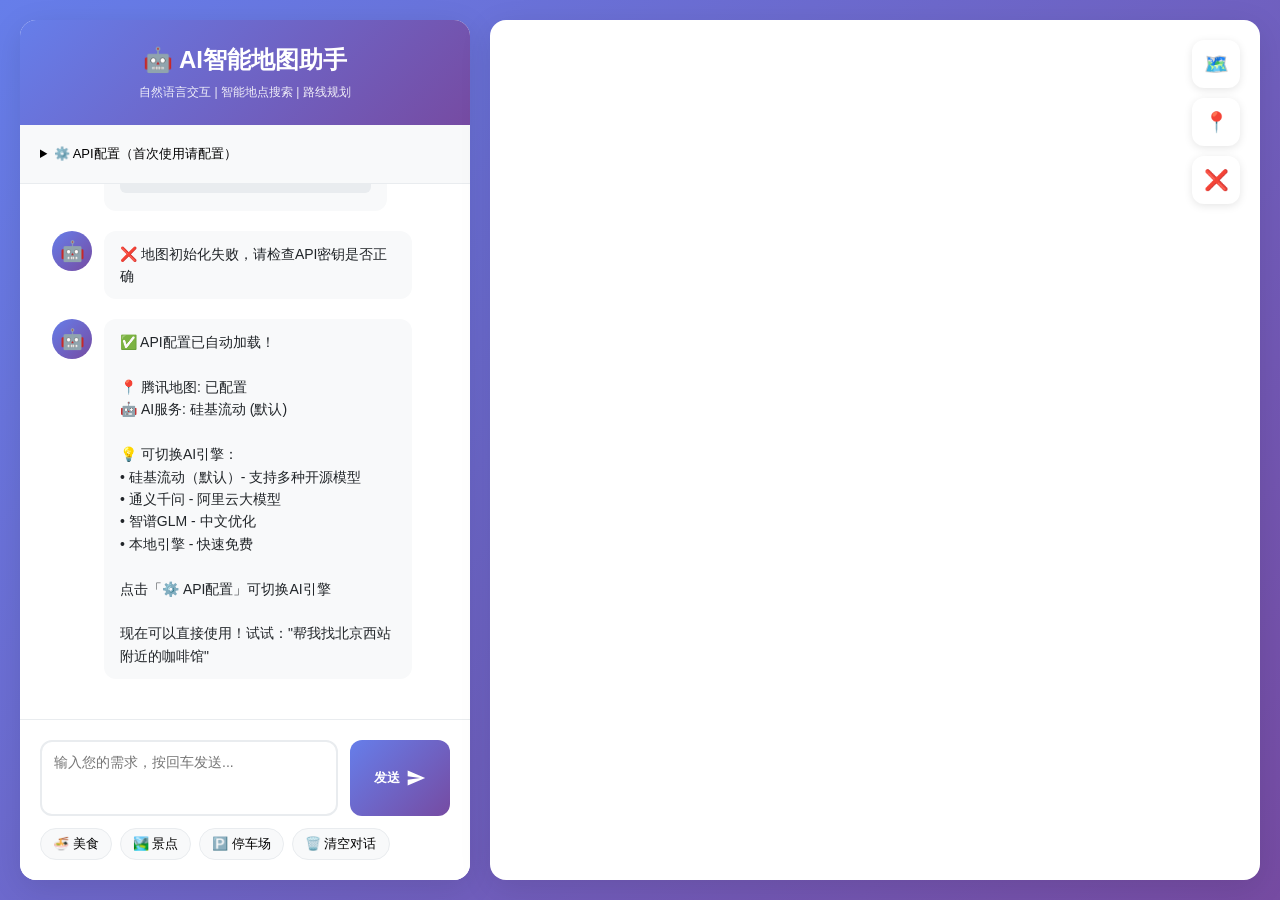
<file: index.html>
<!DOCTYPE html>
<html lang="zh-CN">
<head>
    <meta charset="UTF-8">
    <meta name="viewport" content="width=device-width, initial-scale=1.0">
    <title>AI智能地图助手 - 腾讯位置服务开发者征文大赛</title>
    <link rel="stylesheet" href="css/style.css">
    <!-- 腾讯地图 JSAPI GL - 加载 service 和 search 模块 -->
    <script src="https://map.qq.com/api/gljs?v=1.exp&key=TXABZ-FY2LJ-3QMFX-XGB5X-6Y4LV-RSFE6&libraries=service,search"></script>
</head>
<body>
    <div class="app-container">
        <!-- 左侧：对话界面 -->
        <div class="chat-panel">
            <div class="chat-header">
                <h1>🤖 AI智能地图助手</h1>
                <p class="subtitle">自然语言交互 | 智能地点搜索 | 路线规划</p>
            </div>

            <div class="config-panel">
                <details>
                    <summary>⚙️ API配置（首次使用请配置）</summary>
                    <div class="config-form">
                        <div class="form-group">
                            <label>腾讯地图API Key:</label>
                            <input type="text" id="tencentMapKey" placeholder="请输入腾讯地图API密钥">
                            <button onclick="saveMapKey()">保存</button>
                        </div>
                        <div class="form-group">
                            <label>AI服务选择:</label>
                            <select id="aiProvider" onchange="updateAIConfig()">
                                <option value="local">本地规则引擎（免费）</option>
                                <option value="siliconflow">硅基流动 API</option>
                                <option value="qwen">通义千问 API</option>
                                <option value="zhipu">智谱 GLM API</option>
                                <option value="custom">自定义API</option>
                            </select>
                        </div>
                        <div id="aiConfigFields" style="display:none;">
                            <input type="text" id="aiApiKey" placeholder="AI API密钥">
                            <input type="text" id="aiApiUrl" placeholder="API地址（可选）">
                        </div>
                        <button onclick="saveAIConfig()">保存AI配置</button>
                    </div>
                </details>
            </div>

            <div class="chat-messages" id="chatMessages">
                <div class="message assistant">
                    <div class="message-avatar">🤖</div>
                    <div class="message-content">
                        <p>您好！我是AI智能地图助手，可以帮您：</p>
                        <ul>
                            <li>🔍 搜索附近的餐厅、景点、商店等</li>
                            <li>🗺️ 规划出行路线和导航</li>
                            <li>📍 查找特定地点的位置</li>
                            <li>💡 推荐最佳汇合点</li>
                        </ul>
                        <p>请用自然语言描述您的需求，例如：</p>
                        <p class="example">"帮我找北京西站附近的咖啡馆"</p>
                        <p class="example">"从天安门到故宫怎么走？"</p>
                        <p class="example">"推荐几个人少的公园"</p>
                    </div>
                </div>
            </div>

            <div class="chat-input-area">
                <div class="input-container">
                    <textarea id="userInput" placeholder="输入您的需求，按回车发送..." rows="3"></textarea>
                    <button onclick="sendMessage()" class="send-btn">
                        <span>发送</span>
                        <svg viewBox="0 0 24 24" width="20" height="20">
                            <path fill="currentColor" d="M2.01 21L23 12 2.01 3 2 10l15 2-15 2z"/>
                        </svg>
                    </button>
                </div>
                <div class="quick-actions">
                    <button onclick="quickSearch('附近的美食')">🍜 美食</button>
                    <button onclick="quickSearch('附近的景点')">🏞️ 景点</button>
                    <button onclick="quickSearch('附近的停车场')">🅿️ 停车场</button>
                    <button onclick="clearChat()">🗑️ 清空对话</button>
                </div>
            </div>
        </div>

        <!-- 右侧：地图展示 -->
        <div class="map-panel">
            <div id="mapContainer" class="map-container"></div>
            <div class="map-controls">
                <button onclick="toggleMapType()" class="control-btn" title="切换地图类型">
                    🗺️
                </button>
                <button onclick="getCurrentLocation()" class="control-btn" title="定位当前位置">
                    📍
                </button>
                <button onclick="clearMarkers()" class="control-btn" title="清除标记">
                    ❌
                </button>
            </div>
            <div id="routeInfo" class="route-info" style="display:none;">
                <h3>路线信息</h3>
                <div id="routeDetails"></div>
            </div>
        </div>
    </div>

    <!-- 加载提示 -->
    <div id="loadingOverlay" class="loading-overlay" style="display:none;">
        <div class="spinner"></div>
        <p>AI正在思考中...</p>
    </div>

    <!-- 脚本 -->
    <script src="js/map-service.js"></script>
    <script src="js/ai-service.js"></script>
    <script src="js/preset-config.js"></script>
    <script src="js/app.js"></script>
</body>
</html>
</file>
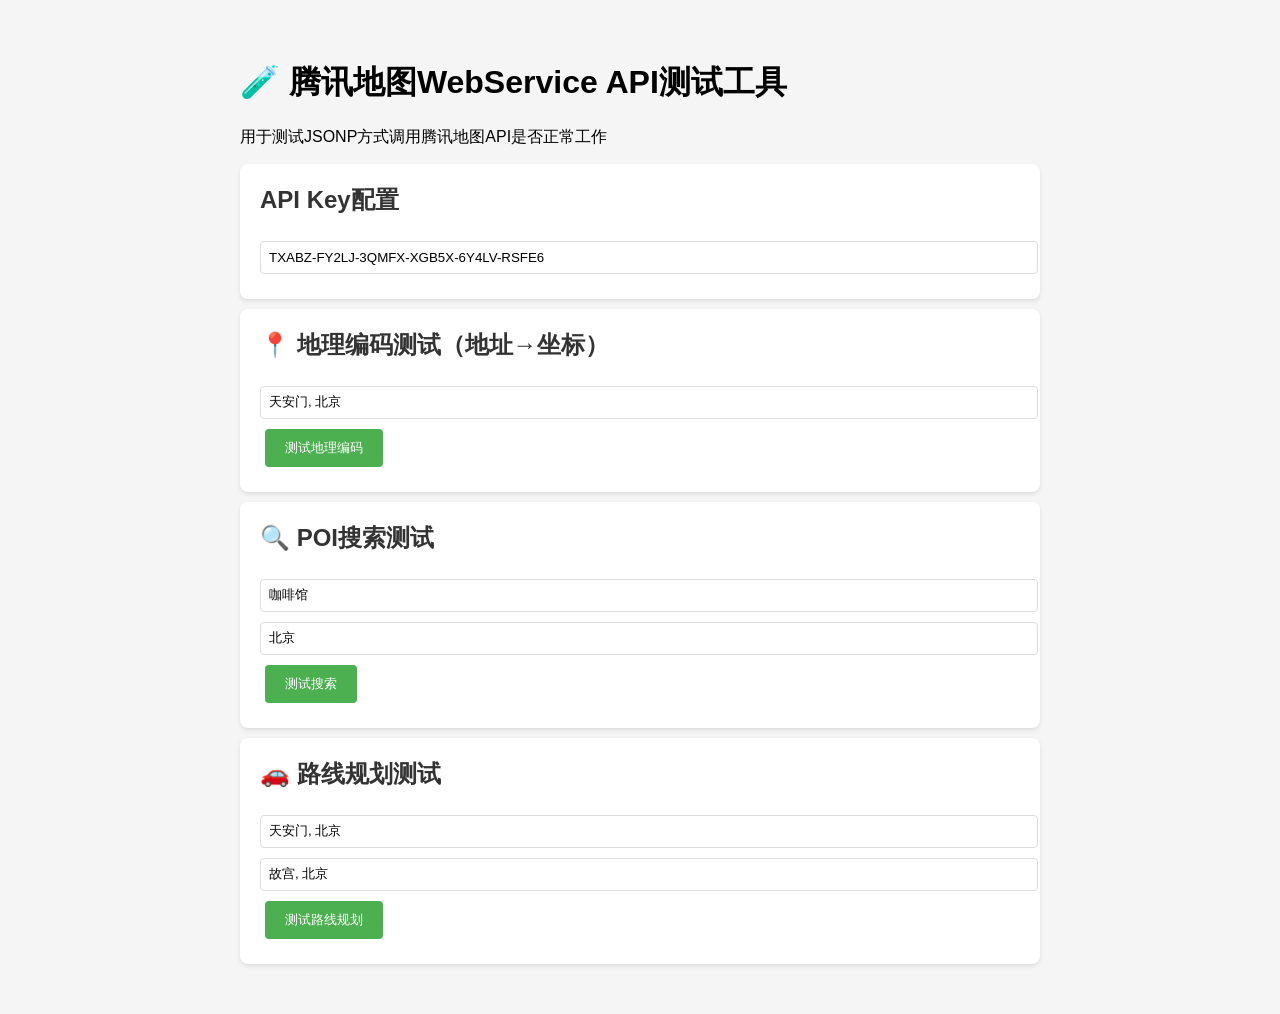
<file: test-api.html>
<!DOCTYPE html>
<html lang="zh-CN">
<head>
    <meta charset="UTF-8">
    <meta name="viewport" content="width=device-width, initial-scale=1.0">
    <title>API测试工具 - 腾讯地图WebService API</title>
    <style>
        body {
            font-family: Arial, sans-serif;
            max-width: 800px;
            margin: 20px auto;
            padding: 20px;
            background: #f5f5f5;
        }
        .test-box {
            background: white;
            padding: 20px;
            border-radius: 8px;
            margin: 10px 0;
            box-shadow: 0 2px 4px rgba(0,0,0,0.1);
        }
        h2 {
            color: #333;
            margin-top: 0;
        }
        button {
            background: #4CAF50;
            color: white;
            padding: 10px 20px;
            border: none;
            border-radius: 4px;
            cursor: pointer;
            margin: 5px;
        }
        button:hover {
            background: #45a049;
        }
        .result {
            background: #f9f9f9;
            padding: 15px;
            border-radius: 4px;
            margin-top: 10px;
            border-left: 4px solid #4CAF50;
            font-family: monospace;
            white-space: pre-wrap;
            max-height: 400px;
            overflow-y: auto;
        }
        .error {
            border-left-color: #f44336;
        }
        input {
            width: 100%;
            padding: 8px;
            margin: 5px 0;
            border: 1px solid #ddd;
            border-radius: 4px;
        }
    </style>
</head>
<body>
    <h1>🧪 腾讯地图WebService API测试工具</h1>
    <p>用于测试JSONP方式调用腾讯地图API是否正常工作</p>

    <div class="test-box">
        <h2>API Key配置</h2>
        <input type="text" id="apiKey" value="TXABZ-FY2LJ-3QMFX-XGB5X-6Y4LV-RSFE6" placeholder="腾讯地图API Key">
    </div>

    <div class="test-box">
        <h2>📍 地理编码测试（地址→坐标）</h2>
        <input type="text" id="geocodeAddress" value="天安门, 北京" placeholder="输入地址">
        <button onclick="testGeocode()">测试地理编码</button>
        <div id="geocodeResult" class="result" style="display:none;"></div>
    </div>

    <div class="test-box">
        <h2>🔍 POI搜索测试</h2>
        <input type="text" id="searchKeyword" value="咖啡馆" placeholder="搜索关键词">
        <input type="text" id="searchRegion" value="北京" placeholder="区域">
        <button onclick="testSearch()">测试搜索</button>
        <div id="searchResult" class="result" style="display:none;"></div>
    </div>

    <div class="test-box">
        <h2>🚗 路线规划测试</h2>
        <input type="text" id="routeFrom" value="天安门, 北京" placeholder="起点地址">
        <input type="text" id="routeTo" value="故宫, 北京" placeholder="终点地址">
        <button onclick="testRoute()">测试路线规划</button>
        <div id="routeResult" class="result" style="display:none;"></div>
    </div>

    <script>
        // JSONP请求函数
        function jsonpRequest(url) {
            return new Promise((resolve, reject) => {
                const callbackName = 'jsonp_callback_' + Date.now() + '_' + Math.random().toString(36).substr(2, 5);
                const jsonpUrl = url + '&output=jsonp&callback=' + callbackName;

                console.log('JSONP URL:', jsonpUrl);

                const script = document.createElement('script');
                script.src = jsonpUrl;

                window[callbackName] = function(data) {
                    resolve(data);
                    delete window[callbackName];
                    document.body.removeChild(script);
                };

                script.onerror = function() {
                    reject(new Error('JSONP请求失败'));
                    delete window[callbackName];
                    document.body.removeChild(script);
                };

                setTimeout(() => {
                    if (window[callbackName]) {
                        reject(new Error('请求超时'));
                        delete window[callbackName];
                        document.body.removeChild(script);
                    }
                }, 10000);

                document.body.appendChild(script);
            });
        }

        // 显示结果
        function showResult(elementId, data, isError = false) {
            const element = document.getElementById(elementId);
            element.style.display = 'block';
            element.className = isError ? 'result error' : 'result';
            element.textContent = JSON.stringify(data, null, 2);
        }

        // 测试地理编码
        async function testGeocode() {
            const apiKey = document.getElementById('apiKey').value;
            const address = document.getElementById('geocodeAddress').value;

            const url = `https://apis.map.qq.com/ws/geocoder/v1/?address=${encodeURIComponent(address)}&key=${apiKey}`;

            try {
                const data = await jsonpRequest(url);
                showResult('geocodeResult', data);

                if (data.status === 0 && data.result.location) {
                    console.log('✅ 地理编码成功:', data.result.location);
                } else {
                    console.error('❌ 地理编码失败:', data.message);
                }
            } catch (error) {
                showResult('geocodeResult', { error: error.message }, true);
            }
        }

        // 测试搜索
        async function testSearch() {
            const apiKey = document.getElementById('apiKey').value;
            const keyword = document.getElementById('searchKeyword').value;
            const region = document.getElementById('searchRegion').value;

            const url = `https://apis.map.qq.com/ws/place/v1/search?keyword=${encodeURIComponent(keyword)}&boundary=region(${encodeURIComponent(region)},0)&page_size=10&page_index=1&key=${apiKey}`;

            try {
                const data = await jsonpRequest(url);
                showResult('searchResult', data);

                if (data.status === 0 && data.data) {
                    console.log('✅ 搜索成功，找到', data.data.length, '个结果');
                } else {
                    console.error('❌ 搜索失败:', data.message);
                }
            } catch (error) {
                showResult('searchResult', { error: error.message }, true);
            }
        }

        // 测试路线规划
        async function testRoute() {
            const apiKey = document.getElementById('apiKey').value;
            const fromAddress = document.getElementById('routeFrom').value;
            const toAddress = document.getElementById('routeTo').value;

            try {
                // 先地理编码起点和终点
                const fromUrl = `https://apis.map.qq.com/ws/geocoder/v1/?address=${encodeURIComponent(fromAddress)}&key=${apiKey}`;
                const toUrl = `https://apis.map.qq.com/ws/geocoder/v1/?address=${encodeURIComponent(toAddress)}&key=${apiKey}`;

                const fromData = await jsonpRequest(fromUrl);
                const toData = await jsonpRequest(toUrl);

                if (fromData.status !== 0 || toData.status !== 0) {
                    showResult('routeResult', { error: '地理编码失败' }, true);
                    return;
                }

                const from = fromData.result.location;
                const to = toData.result.location;

                // 路线规划
                const routeUrl = `https://apis.map.qq.com/ws/direction/v1/driving/?from=${from.lat},${from.lng}&to=${to.lat},${to.lng}&key=${apiKey}`;
                const routeData = await jsonpRequest(routeUrl);

                showResult('routeResult', routeData);

                if (routeData.status === 0) {
                    const route = routeData.result.routes[0];
                    console.log('✅ 路线规划成功:', route.distance + '米', route.duration + '秒');
                } else {
                    console.error('❌ 路线规划失败:', routeData.message);
                }
            } catch (error) {
                showResult('routeResult', { error: error.message }, true);
            }
        }

        console.log('🧪 API测试工具已加载，点击按钮测试各项功能');
    </script>
</body>
</html>
</file>
<file: css/style.css>
/* 全局样式 */
* {
    margin: 0;
    padding: 0;
    box-sizing: border-box;
}

body {
    font-family: -apple-system, BlinkMacSystemFont, 'Segoe UI', 'PingFang SC', 'Hiragino Sans GB', 'Microsoft YaHei', sans-serif;
    background: linear-gradient(135deg, #667eea 0%, #764ba2 100%);
    height: 100vh;
    overflow: hidden;
}

.app-container {
    display: flex;
    height: 100vh;
    max-width: 1800px;
    margin: 0 auto;
    padding: 20px;
    gap: 20px;
}

/* 左侧对话面板 */
.chat-panel {
    flex: 0 0 450px;
    background: white;
    border-radius: 16px;
    box-shadow: 0 8px 32px rgba(0, 0, 0, 0.1);
    display: flex;
    flex-direction: column;
    overflow: hidden;
}

.chat-header {
    padding: 24px;
    background: linear-gradient(135deg, #667eea 0%, #764ba2 100%);
    color: white;
    text-align: center;
}

.chat-header h1 {
    font-size: 24px;
    margin-bottom: 8px;
}

.chat-header .subtitle {
    font-size: 12px;
    opacity: 0.9;
}

/* 配置面板 */
.config-panel {
    padding: 12px;
    background: #f8f9fa;
    border-bottom: 1px solid #e9ecef;
}

.config-panel details {
    font-size: 13px;
}

.config-panel summary {
    cursor: pointer;
    padding: 8px;
    border-radius: 6px;
    transition: background 0.2s;
}

.config-panel summary:hover {
    background: #e9ecef;
}

.config-form {
    margin-top: 12px;
    padding: 12px;
}

.form-group {
    margin-bottom: 12px;
}

.form-group label {
    display: block;
    margin-bottom: 6px;
    font-weight: 600;
    color: #495057;
}

.form-group input,
.form-group select {
    width: 100%;
    padding: 8px 12px;
    border: 1px solid #ced4da;
    border-radius: 6px;
    font-size: 13px;
    margin-bottom: 6px;
}

.form-group button {
    padding: 6px 16px;
    background: #667eea;
    color: white;
    border: none;
    border-radius: 6px;
    cursor: pointer;
    font-size: 13px;
    transition: background 0.2s;
}

.form-group button:hover {
    background: #5568d3;
}

/* 聊天消息区域 */
.chat-messages {
    flex: 1;
    overflow-y: auto;
    padding: 20px;
    scroll-behavior: smooth;
}

.message {
    display: flex;
    margin-bottom: 20px;
    animation: fadeIn 0.3s ease-in;
}

@keyframes fadeIn {
    from {
        opacity: 0;
        transform: translateY(10px);
    }
    to {
        opacity: 1;
        transform: translateY(0);
    }
}

.message.user {
    flex-direction: row-reverse;
}

.message-avatar {
    flex-shrink: 0;
    width: 40px;
    height: 40px;
    border-radius: 50%;
    display: flex;
    align-items: center;
    justify-content: center;
    font-size: 20px;
    margin: 0 12px;
}

.message.assistant .message-avatar {
    background: linear-gradient(135deg, #667eea 0%, #764ba2 100%);
}

.message.user .message-avatar {
    background: #e9ecef;
}

.message-content {
    max-width: 75%;
    padding: 12px 16px;
    border-radius: 12px;
    line-height: 1.6;
    font-size: 14px;
}

.message.assistant .message-content {
    background: #f8f9fa;
    color: #212529;
}

.message.user .message-content {
    background: linear-gradient(135deg, #667eea 0%, #764ba2 100%);
    color: white;
}

.message-content ul {
    margin: 8px 0;
    padding-left: 20px;
}

.message-content li {
    margin: 6px 0;
}

.message-content .example {
    background: #e9ecef;
    padding: 8px 12px;
    border-radius: 6px;
    margin: 6px 0;
    font-style: italic;
    color: #495057;
}

/* 输入区域 */
.chat-input-area {
    padding: 20px;
    background: white;
    border-top: 1px solid #e9ecef;
}

.input-container {
    display: flex;
    gap: 12px;
    margin-bottom: 12px;
}

.input-container textarea {
    flex: 1;
    padding: 12px;
    border: 2px solid #e9ecef;
    border-radius: 12px;
    font-size: 14px;
    resize: none;
    font-family: inherit;
    transition: border-color 0.2s;
}

.input-container textarea:focus {
    outline: none;
    border-color: #667eea;
}

.send-btn {
    padding: 12px 24px;
    background: linear-gradient(135deg, #667eea 0%, #764ba2 100%);
    color: white;
    border: none;
    border-radius: 12px;
    cursor: pointer;
    display: flex;
    align-items: center;
    gap: 6px;
    font-weight: 600;
    transition: transform 0.2s, box-shadow 0.2s;
}

.send-btn:hover {
    transform: translateY(-2px);
    box-shadow: 0 4px 12px rgba(102, 126, 234, 0.4);
}

.send-btn:active {
    transform: translateY(0);
}

/* 快捷操作 */
.quick-actions {
    display: flex;
    gap: 8px;
    flex-wrap: wrap;
}

.quick-actions button {
    padding: 6px 12px;
    background: #f8f9fa;
    border: 1px solid #e9ecef;
    border-radius: 20px;
    cursor: pointer;
    font-size: 13px;
    transition: all 0.2s;
}

.quick-actions button:hover {
    background: #667eea;
    color: white;
    border-color: #667eea;
}

/* 右侧地图面板 */
.map-panel {
    flex: 1;
    background: white;
    border-radius: 16px;
    box-shadow: 0 8px 32px rgba(0, 0, 0, 0.1);
    position: relative;
    overflow: hidden;
}

.map-container {
    width: 100%;
    height: 100%;
    border-radius: 16px;
}

.map-controls {
    position: absolute;
    top: 20px;
    right: 20px;
    display: flex;
    flex-direction: column;
    gap: 10px;
    z-index: 1000;
}

.control-btn {
    width: 48px;
    height: 48px;
    background: white;
    border: none;
    border-radius: 12px;
    cursor: pointer;
    font-size: 20px;
    box-shadow: 0 2px 8px rgba(0, 0, 0, 0.1);
    transition: all 0.2s;
}

.control-btn:hover {
    transform: scale(1.1);
    box-shadow: 0 4px 12px rgba(0, 0, 0, 0.2);
}

/* 路线信息面板 */
.route-info {
    position: absolute;
    bottom: 20px;
    left: 20px;
    right: 20px;
    background: white;
    padding: 20px;
    border-radius: 12px;
    box-shadow: 0 4px 16px rgba(0, 0, 0, 0.1);
    z-index: 1000;
    max-height: 200px;
    overflow-y: auto;
}

.route-info h3 {
    margin-bottom: 12px;
    color: #212529;
    font-size: 16px;
}

.route-info .route-item {
    padding: 8px 12px;
    background: #f8f9fa;
    margin: 8px 0;
    border-radius: 8px;
    font-size: 13px;
}

/* 加载动画 */
.loading-overlay {
    position: fixed;
    top: 0;
    left: 0;
    right: 0;
    bottom: 0;
    background: rgba(0, 0, 0, 0.5);
    display: flex;
    flex-direction: column;
    align-items: center;
    justify-content: center;
    z-index: 9999;
}

.spinner {
    width: 50px;
    height: 50px;
    border: 4px solid #f3f3f3;
    border-top: 4px solid #667eea;
    border-radius: 50%;
    animation: spin 1s linear infinite;
}

@keyframes spin {
    0% { transform: rotate(0deg); }
    100% { transform: rotate(360deg); }
}

.loading-overlay p {
    color: white;
    margin-top: 16px;
    font-size: 16px;
}

/* 响应式设计 */
@media (max-width: 1200px) {
    .app-container {
        flex-direction: column;
    }

    .chat-panel {
        flex: 0 0 auto;
        height: 50vh;
    }

    .map-panel {
        flex: 1;
    }
}

@media (max-width: 768px) {
    .app-container {
        padding: 10px;
    }

    .chat-panel {
        flex: 0 0 60vh;
    }

    .chat-header h1 {
        font-size: 20px;
    }

    .message-content {
        max-width: 85%;
    }
}

/* 滚动条样式 */
.chat-messages::-webkit-scrollbar,
.route-info::-webkit-scrollbar {
    width: 6px;
}

.chat-messages::-webkit-scrollbar-track,
.route-info::-webkit-scrollbar-track {
    background: #f1f1f1;
    border-radius: 3px;
}

.chat-messages::-webkit-scrollbar-thumb,
.route-info::-webkit-scrollbar-thumb {
    background: #888;
    border-radius: 3px;
}

.chat-messages::-webkit-scrollbar-thumb:hover,
.route-info::-webkit-scrollbar-thumb:hover {
    background: #555;
}
</file>
